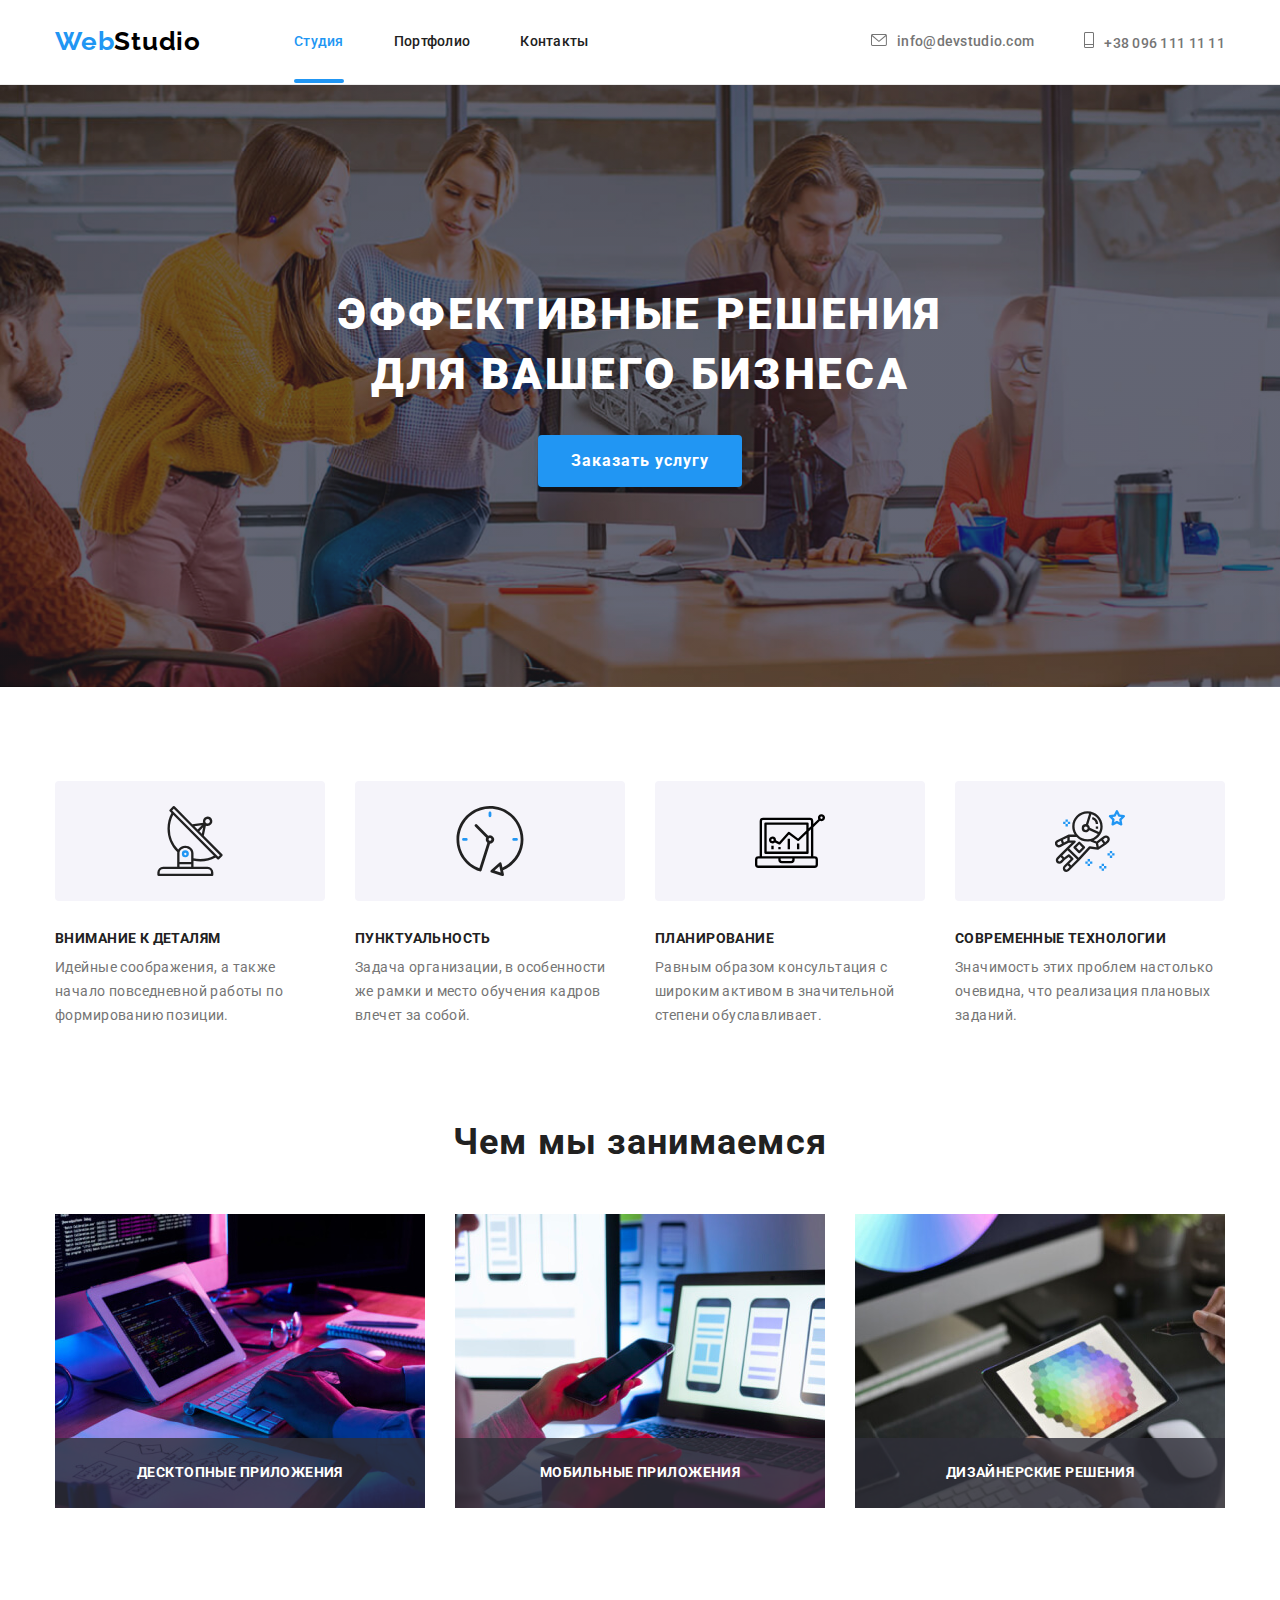
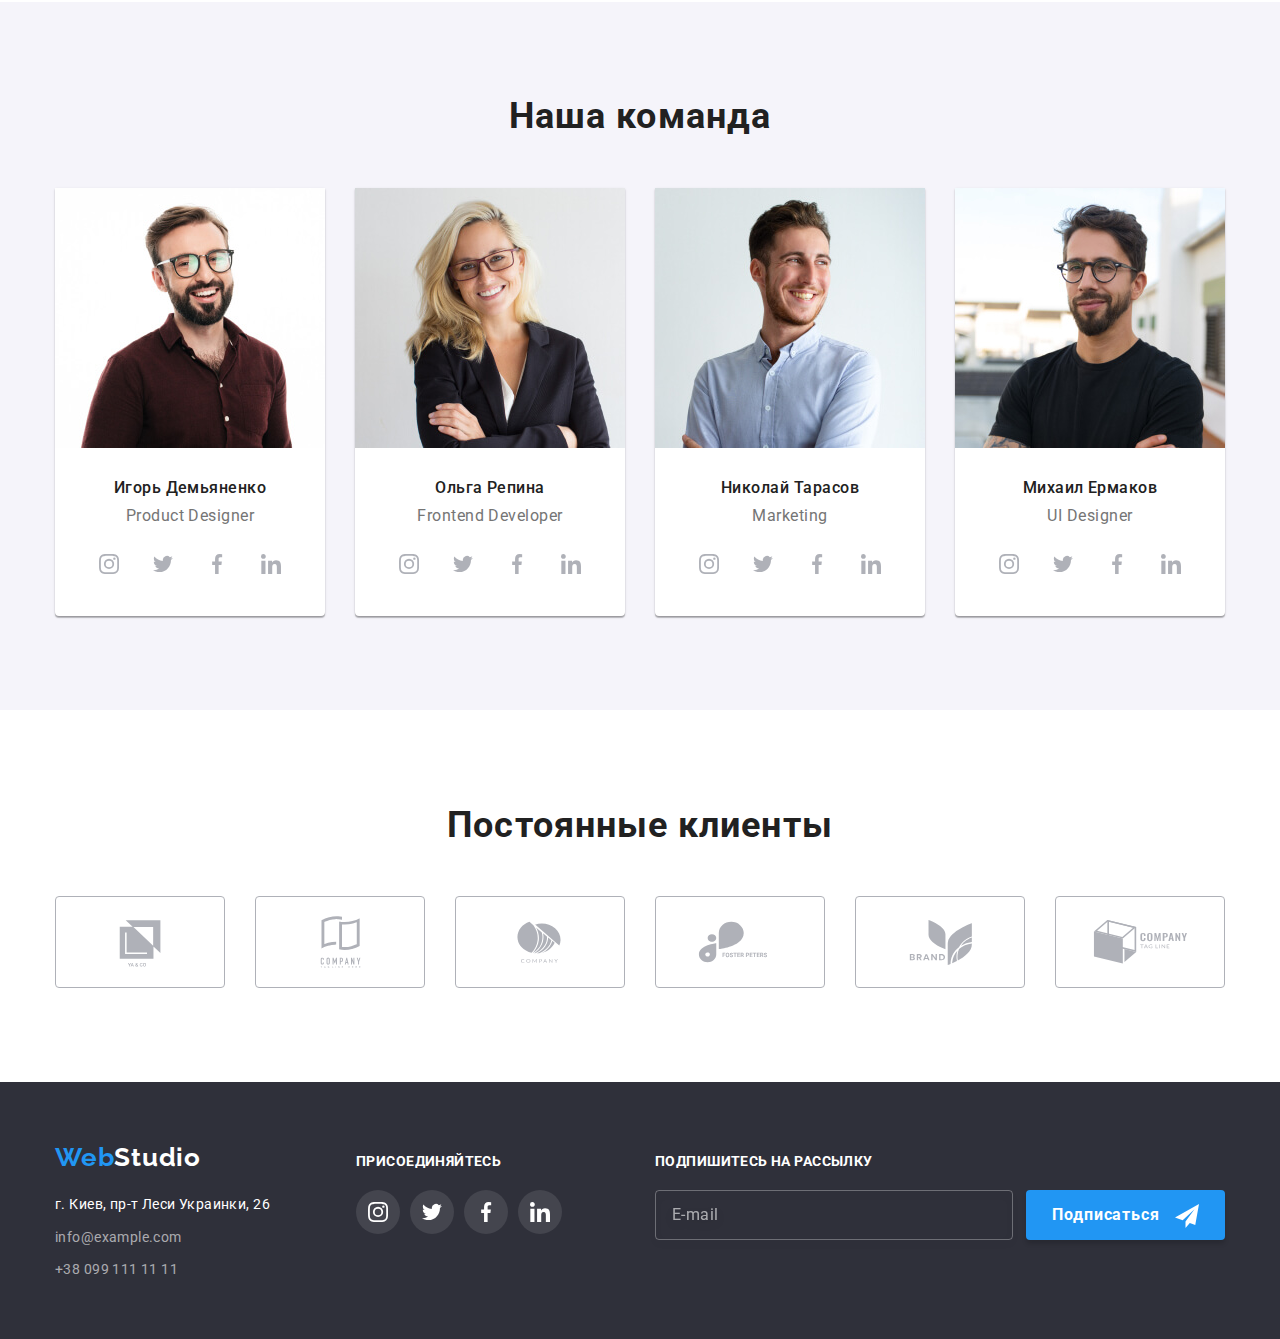
<file: index.html>
<!DOCTYPE html>
<html lang="ru">
  <head>
    <meta charset="UTF-8" />
    <meta http-equiv="X-UA-Compatible" content="IE=edge" />
    <meta name="viewport" content="width=device-width, initial-scale=1.0" />
    <title>Web Studio Главная</title>
    <link
      rel="stylesheet"
      href="https://cdnjs.cloudflare.com/ajax/libs/modern-normalize/1.1.0/modern-normalize.min.css"
    />
    <link
      href="https://fonts.googleapis.com/css2?family=Raleway:wght@700&family=Roboto:wght@400;500;700;900&display=swap"
      rel="stylesheet"
    />
    <link rel="stylesheet" href="./css/styles.css" />
  </head>

  <body class="page">
    <!-- Header -->
    <header class="page-header">
      <div class="container">
        <nav class="header-nav">
          <a href="./index.html" class="logo"
            ><span class="logo-web">Web</span>Studio</a
          >
          <ul class="site-nav list">
            <li class="item">
              <!-- <div class="this-page"> -->
              <a href="./index.html" class="link current">Студия</a>
              <!-- </div> -->
            </li>
            <li class="item">
              <a href="./portfolio.html" class="link">Портфолио</a>
            </li>
            <li class="item"><a href="" class="link">Контакты</a></li>
          </ul>
        </nav>

        <ul class="auth-nav list">
          <li class="item">
            <a href="mailto:info@devstudio.com" class="link">
              <svg class="mail-icon" width="16" height="12">
                <use href="./images/symbol-defs.svg#icon-mail"></use></svg
              >info@devstudio.com</a
            >
          </li>
          <li class="item">
            <a href="tel:+380961111111" class="link"
              ><svg class="phone-icon" width="10" height="16">
                <use href="./images/symbol-defs.svg#icon-phone"></use></svg
              >+38 096 111 11 11</a
            >
          </li>
        </ul>
      </div>
    </header>

    <main>
      <!-- Шапка -->
      <section class="section-page section">
        <div class="container">
          <h1 class="page-title">
            Эффективные решения <br />
            для вашего бизнеса
          </h1>
          <button type="button" class="btn" data-modal-open>
            Заказать услугу
          </button>
        </div>
      </section>

      <!-- Особенности -->
      <section class="features section">
        <div class="container">
          <h2 class="hidden">Особенности</h2>
          <ul class="features-list">
            <li class="features-item">
              <div class="icon">
                <svg class="features-icon" width="70" height="70">
                  <use href="./images/symbol-defs.svg#icon-antenna"></use>
                </svg>
              </div>
              <h3 class="feature-title">Внимание к деталям</h3>
              <p class="feature-text">
                Идейные соображения, а также начало повседневной работы по
                формированию позиции.
              </p>
            </li>
            <li class="features-item">
              <div class="icon">
                <svg class="features-icon" width="70" height="70">
                  <use href="./images/symbol-defs.svg#icon-clock"></use>
                </svg>
              </div>
              <h3 class="feature-title">Пунктуальность</h3>
              <p class="feature-text">
                Задача организации, в особенности же рамки и место обучения
                кадров влечет за собой.
              </p>
            </li>
            <li class="features-item">
              <div class="icon">
                <svg class="features-icon" width="70" height="70">
                  <use href="./images/symbol-defs.svg#icon-diagram"></use>
                </svg>
              </div>
              <h3 class="feature-title">Планирование</h3>
              <p class="feature-text">
                Равным образом консультация с широким активом в значительной
                степени обуславливает.
              </p>
            </li>
            <li class="features-item">
              <div class="icon">
                <svg class="features-icon" width="70" height="70">
                  <use href="./images/symbol-defs.svg#icon-astronaut"></use>
                </svg>
              </div>
              <h3 class="feature-title">Современные технологии</h3>
              <p class="feature-text">
                Значимость этих проблем настолько очевидна, что реализация
                плановых заданий.
              </p>
            </li>
          </ul>
        </div>
      </section>

      <!-- Чем мы занимаемся -->
      <section class="work section">
        <div class="container">
          <h2 class="section-title">Чем мы занимаемся</h2>
          <ul class="work-list">
            <li class="work-item">
              <img
                src="./images/box1.jpg"
                alt="пишем код"
                width="370"
                height="294"
              />
              <div class="work-text">
                <p>Десктопные приложения</p>
              </div>
            </li>
            <li class="work-item">
              <img
                src="./images/box2.jpg"
                alt="сидим в телефоне"
                width="370"
                height="294"
              />
              <div class="work-text">
                <p>Мобильные приложения</p>
              </div>
            </li>
            <li class="work-item">
              <img
                src="./images/box3.jpg"
                alt="рисуем"
                width="370"
                height="294"
              />
              <div class="work-text">
                <p>Дизайнерские решения</p>
              </div>
            </li>
          </ul>
        </div>
      </section>

      <!-- Наша команда -->
      <section class="team section">
        <div class="container">
          <h2 class="section-title">Наша команда</h2>
          <ul class="team-list">
            <li class="team-item">
              <img
                src="./images/igor.jpg"
                alt="Игорь Демьяненко"
                width="270"
                height="260"
              />
              <h3 class="team-title">Игорь Демьяненко</h3>
              <p class="team-text">Product Designer</p>
              <ul class="social-links">
                <li class="social-network">
                  <a class="social-network-link" href=""
                    ><svg class="social-icon" width="20" height="20">
                      <use
                        href="./images/symbol-defs.svg#icon-instagram"
                      ></use></svg
                  ></a>
                </li>
                <li class="social-network">
                  <a class="social-network-link" href=""
                    ><svg class="social-icon" width="20" height="20">
                      <use
                        href="./images/symbol-defs.svg#icon-twitter"
                      ></use></svg
                  ></a>
                </li>
                <li class="social-network">
                  <a class="social-network-link" href=""
                    ><svg class="social-icon" width="20" height="20">
                      <use
                        href="./images/symbol-defs.svg#icon-facebook"
                      ></use></svg
                  ></a>
                </li>
                <li class="social-network">
                  <a class="social-network-link" href=""
                    ><svg class="social-icon" width="20" height="20">
                      <use
                        href="./images/symbol-defs.svg#icon-linkedin"
                      ></use></svg
                  ></a>
                </li>
              </ul>
            </li>
            <li class="team-item">
              <img
                src="./images/olga.jpg"
                alt="Ольга Репина"
                width="270"
                height="260"
              />
              <h3 class="team-title">Ольга Репина</h3>
              <p class="team-text">Frontend Developer</p>
              <ul class="social-links">
                <li class="social-network">
                  <a class="social-network-link" href=""
                    ><svg class="social-icon" width="20" height="20">
                      <use
                        href="./images/symbol-defs.svg#icon-instagram"
                      ></use></svg
                  ></a>
                </li>
                <li class="social-network">
                  <a class="social-network-link" href=""
                    ><svg class="social-icon" width="20" height="20">
                      <use
                        href="./images/symbol-defs.svg#icon-twitter"
                      ></use></svg
                  ></a>
                </li>
                <li class="social-network">
                  <a class="social-network-link" href=""
                    ><svg class="social-icon" width="20" height="20">
                      <use
                        href="./images/symbol-defs.svg#icon-facebook"
                      ></use></svg
                  ></a>
                </li>
                <li class="social-network">
                  <a class="social-network-link" href=""
                    ><svg class="social-icon" width="20" height="20">
                      <use
                        href="./images/symbol-defs.svg#icon-linkedin"
                      ></use></svg
                  ></a>
                </li>
              </ul>
            </li>
            <li class="team-item">
              <img
                src="./images/nikolay.jpg"
                alt="Николай Тарасов"
                width="270"
                height="260"
              />
              <h3 class="team-title">Николай Тарасов</h3>
              <p class="team-text">Marketing</p>
              <ul class="social-links">
                <li class="social-network">
                  <a class="social-network-link" href=""
                    ><svg class="social-icon" width="20" height="20">
                      <use
                        href="./images/symbol-defs.svg#icon-instagram"
                      ></use></svg
                  ></a>
                </li>
                <li class="social-network">
                  <a class="social-network-link" href=""
                    ><svg class="social-icon" width="20" height="20">
                      <use
                        href="./images/symbol-defs.svg#icon-twitter"
                      ></use></svg
                  ></a>
                </li>
                <li class="social-network">
                  <a class="social-network-link" href=""
                    ><svg class="social-icon" width="20" height="20">
                      <use
                        href="./images/symbol-defs.svg#icon-facebook"
                      ></use></svg
                  ></a>
                </li>
                <li class="social-network">
                  <a class="social-network-link" href=""
                    ><svg class="social-icon" width="20" height="20">
                      <use
                        href="./images/symbol-defs.svg#icon-linkedin"
                      ></use></svg
                  ></a>
                </li>
              </ul>
            </li>
            <li class="team-item">
              <img
                src="./images/mihail.jpg"
                alt="Михаил Ермаков"
                width="270"
                height="260"
              />
              <h3 class="team-title">Михаил Ермаков</h3>
              <p class="team-text">UI Designer</p>
              <ul class="social-links">
                <li class="social-network">
                  <a class="social-network-link" href=""
                    ><svg class="social-icon" width="20" height="20">
                      <use
                        href="./images/symbol-defs.svg#icon-instagram"
                      ></use></svg
                  ></a>
                </li>
                <li class="social-network">
                  <a class="social-network-link" href=""
                    ><svg class="social-icon" width="20" height="20">
                      <use
                        href="./images/symbol-defs.svg#icon-twitter"
                      ></use></svg
                  ></a>
                </li>
                <li class="social-network">
                  <a class="social-network-link" href=""
                    ><svg class="social-icon" width="20" height="20">
                      <use
                        href="./images/symbol-defs.svg#icon-facebook"
                      ></use></svg
                  ></a>
                </li>
                <li class="social-network">
                  <a class="social-network-link" href=""
                    ><svg class="social-icon" width="20" height="20">
                      <use
                        href="./images/symbol-defs.svg#icon-linkedin"
                      ></use></svg
                  ></a>
                </li>
              </ul>
            </li>
          </ul>
        </div>
      </section>

      <!-- Постоянные клиенты -->
      <section class="client-section section">
        <h2 class="client-title">Постоянные клиенты</h2>
        <div class="container">
          <ul class="client-list">
            <li class="client-item">
              <a class="client-link" href=""
                ><svg class="client-icon" width="106" height="60">
                  <use href="./images/symbol-defs.svg#icon-company1"></use></svg
              ></a>
            </li>
            <li class="client-item">
              <a class="client-link" href=""
                ><svg class="client-icon" width="106" height="60">
                  <use href="./images/symbol-defs.svg#icon-company2"></use></svg
              ></a>
            </li>
            <li class="client-item">
              <a class="client-link" href=""
                ><svg class="client-icon" width="106" height="60">
                  <use href="./images/symbol-defs.svg#icon-company3"></use></svg
              ></a>
            </li>
            <li class="client-item">
              <a class="client-link" href=""
                ><svg class="client-icon" width="106" height="60">
                  <use href="./images/symbol-defs.svg#icon-company4"></use></svg
              ></a>
            </li>
            <li class="client-item">
              <a class="client-link" href=""
                ><svg class="client-icon" width="106" height="60">
                  <use href="./images/symbol-defs.svg#icon-company5"></use></svg
              ></a>
            </li>
            <li class="client-item">
              <a class="client-link" href=""
                ><svg class="client-icon" width="106" height="60">
                  <use href="./images/symbol-defs.svg#icon-company6"></use></svg
              ></a>
            </li>
          </ul>
        </div>
      </section>
    </main>

    <!-- Подвал -->
    <footer class="footer">
      <div class="container">
        <div class="footer-adress">
          <div class="footer-adress-flex">
            <a href="./index.html" class="footer-logo"
              ><span class="footer-web">Web</span>Studio</a
            >
            <address>
              <ul class="adress list">
                <li class="footer-item">
                  <a
                    href="https://goo.gl/maps/uQ3FQytNNfjHDWSS6"
                    class="adress-link"
                    target="_blank"
                    >г. Киев, пр-т Леси Украинки, 26</a
                  >
                </li>
                <li class="footer-item">
                  <a href="mailto:info@example.com" class="contact-link"
                    >info@example.com
                  </a>
                </li>
                <li class="footer-item">
                  <a href="tel:+380991111111" class="contact-link"
                    >+38 099 111 11 11</a
                  >
                </li>
              </ul>
            </address>
          </div>
          <!-- Соцсети -->
          <div class="footer-social-network">
            <p class="footer-social-text">Присоединяйтесь</p>
            <ul class="footer-social-list">
              <li class="footer-social-item">
                <a class="footer-social-link" href=""
                  ><svg class="footer-social-icon" width="20" height="20">
                    <use
                      href="./images/symbol-defs.svg#icon-instagram"
                    ></use></svg
                ></a>
              </li>
              <li class="footer-social-item">
                <a class="footer-social-link" href=""
                  ><svg class="footer-social-icon" width="20" height="20">
                    <use
                      href="./images/symbol-defs.svg#icon-twitter"
                    ></use></svg
                ></a>
              </li>
              <li class="footer-social-item">
                <a class="footer-social-link" href=""
                  ><svg class="footer-social-icon" width="20" height="20">
                    <use
                      href="./images/symbol-defs.svg#icon-facebook"
                    ></use></svg
                ></a>
              </li>
              <li class="footer-social-item">
                <a class="footer-social-link" href=""
                  ><svg class="footer-social-icon" width="20" height="20">
                    <use
                      href="./images/symbol-defs.svg#icon-linkedin"
                    ></use></svg
                ></a>
              </li>
            </ul>
          </div>
          <!-- Подписка -->
          <div class="footer-subscription">
            <p class="footer-subscription-text">Подпишитесь на рассылку</p>
            <form class="footer-subscription-form" name="subscription_form">
              <label>
                <input
                  class="footer-subscription-email"
                  type="email"
                  name="email"
                  placeholder="E-mail"
                />
              </label>
              <button class="footer-subscription-btn button" type="submit">
                Подписаться
                <svg class="icon-subscribe" width="24" height="24">
                  <use
                    href="./images/modalka-icons.svg#icon-icon-subscribe"
                  ></use>
                </svg>
              </button>
            </form>
          </div>
        </div>
      </div>
    </footer>
    <!-- Модальное окно -->
    <div class="backdrop is-hidden" data-modal>
      <div class="modal">
        <button type="button" class="modal-btn" data-modal-close>
          <svg class="close-button" width="11" height="11">
            <use href="./images/symbol-defs-modal.svg#icon-modal-close"></use>
          </svg>
        </button>
        <!-- Контент модального окна -->
        <div class="modal-content">
          <h2 class="modal-content-title">
            Оставьте свои данные, мы вам перезвоним
          </h2>
          <form class="form-modal" name="signup_form">
            <label class="form-label">
              <span class="form-title">Имя</span>
              <div class="form-field">
                <input class="form-input" type="text" name="name" />
                <svg class="icon-input" width="18" height="18">
                  <use href="./images/modalka-icons.svg#icon-person"></use>
                </svg>
              </div>
            </label>
            <label class="form-label">
              <span class="form-title">Телефон</span>
              <div class="form-field">
                <input class="form-input" type="tel" name="phone" />
                <svg class="icon-input" width="18" height="18">
                  <use href="./images/modalka-icons.svg#icon-telephone"></use>
                </svg>
              </div>
            </label>
            <label class="form-label">
              <span class="form-title">Почта</span>
              <div class="form-field">
                <input class="form-input" type="email" name="email" />
                <svg class="icon-input" width="18" height="18">
                  <use href="./images/modalka-icons.svg#icon-email"></use>
                </svg>
              </div>
            </label>
            <label class="form-label comment">
              <span class="form-title">Комментарий</span>
              <div class="form-field">
                <textarea
                  class="form-input textarea"
                  name="comment"
                  placeholder="Введите текст"
                ></textarea>
              </div>
            </label>
            <label class="form-accept accept">
              <input
                class="checkbox visually-hidden"
                type="checkbox"
                name="accept"
              />
              <span class="fake">
                <svg class="checkbox-icon" width="16" height="15">
                  <use href="./images/modalka-icons.svg#icon-icon-check"></use>
                </svg>
              </span>

              <span class="agreement-form"
                >Соглашаюсь с рассылкой и принимаю
                <a class="agreement-link" href="">Условия договора</a></span
              >
            </label>
            <button class="form-button button" type="submit">Отправить</button>
          </form>
        </div>
      </div>
    </div>

    <!-- Скрипт для модального окна -->
    <script src="./js/modal.js"></script>
  </body>
</html>
</file>
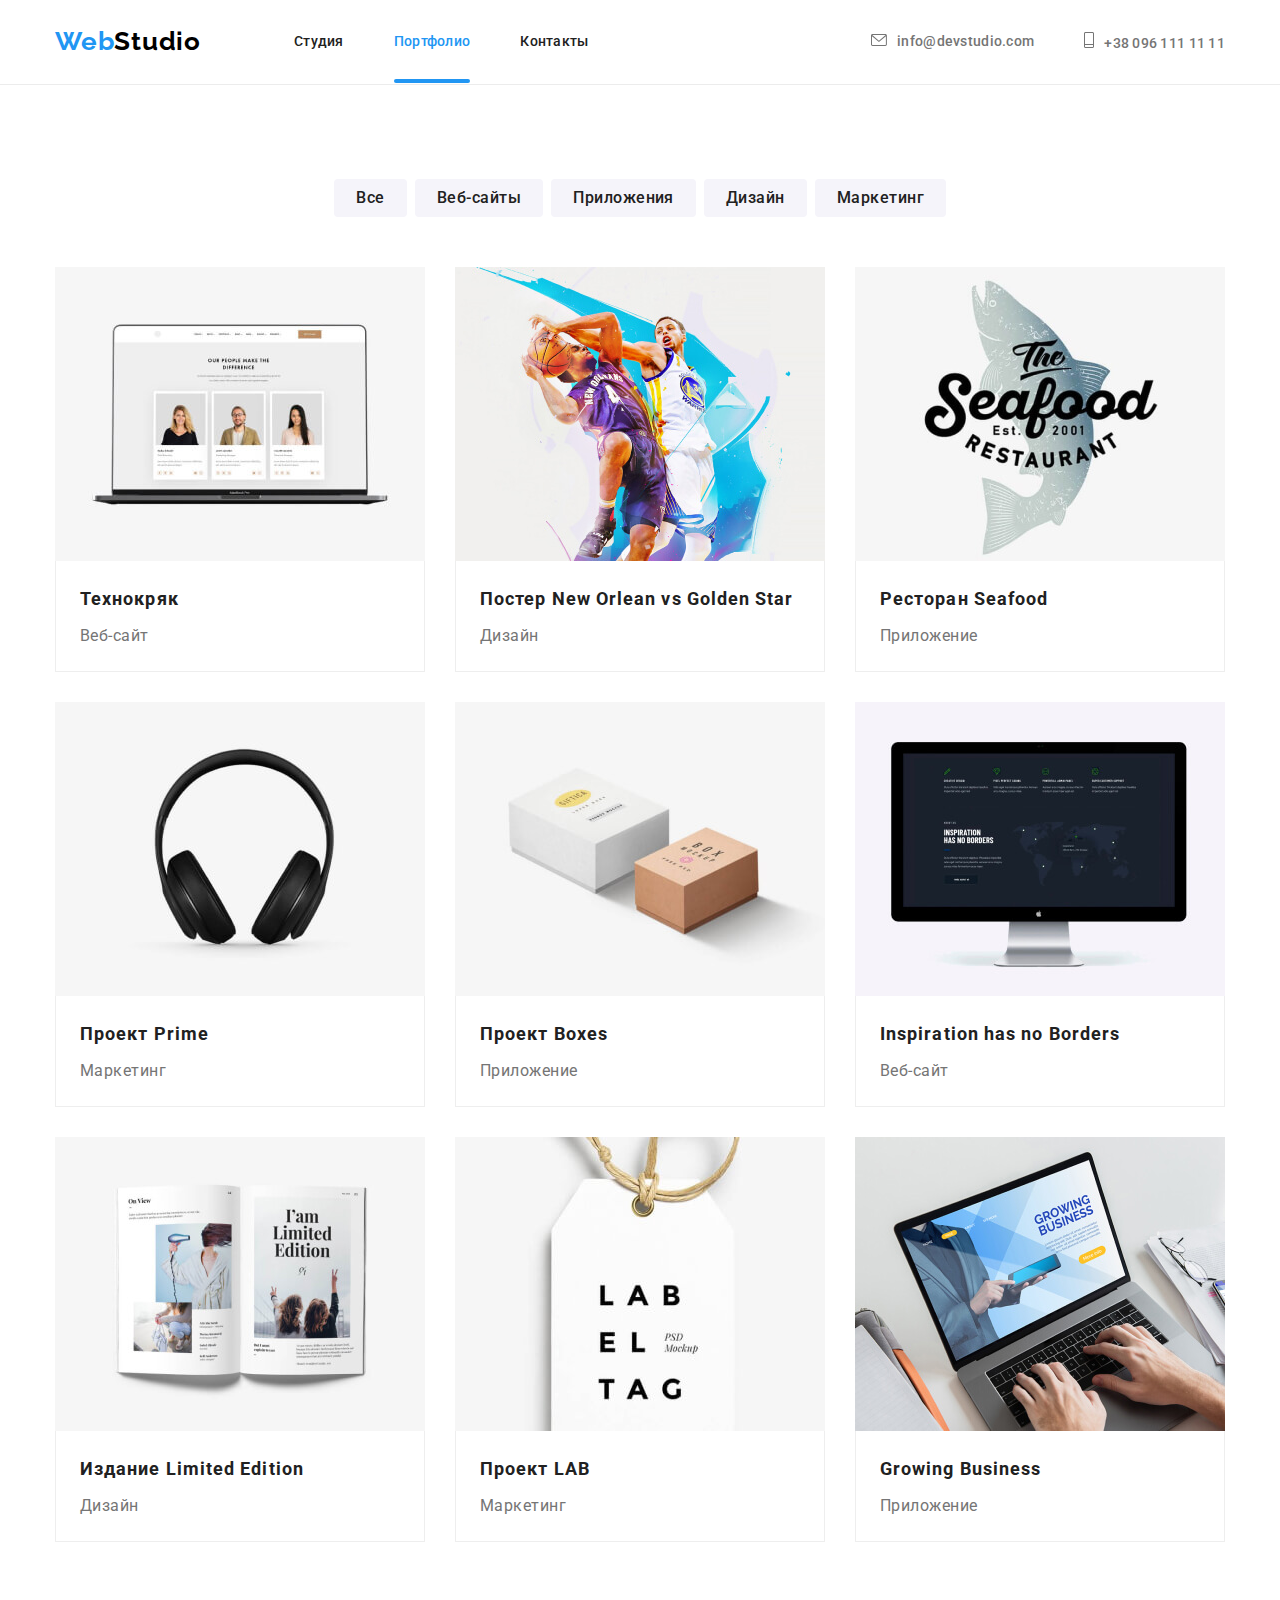
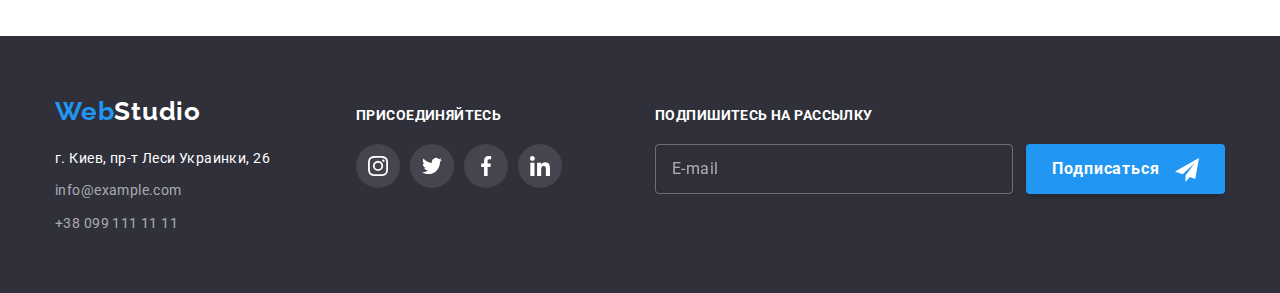
<file: portfolio.html>
<!DOCTYPE html>
<html lang="ru">
  <head>
    <meta charset="UTF-8" />
    <meta http-equiv="X-UA-Compatible" content="IE=edge" />
    <meta name="viewport" content="width=device-width, initial-scale=1.0" />
    <title>Web Studio Главная</title>
    <link
      rel="stylesheet"
      href="https://cdnjs.cloudflare.com/ajax/libs/modern-normalize/1.1.0/modern-normalize.min.css"
    />
    <link
      href="https://fonts.googleapis.com/css2?family=Raleway:wght@700&family=Roboto:wght@400;500;700;900&display=swap"
      rel="stylesheet"
    />
    <link rel="stylesheet" href="./css/styles.css" />
  </head>

  <body class="page">
    <!-- Header -->
    <header class="page-header">
      <div class="container">
        <nav class="header-nav">
          <a href="./index.html" class="logo"
            ><span class="logo-web">Web</span>Studio</a
          >
          <ul class="site-nav list">
            <li class="item">
              <a href="./index.html" class="link">Студия</a>
            </li>
            <li class="item">
              <a href="./portfolio.html" class="link current">Портфолио</a>
            </li>
            <li class="item"><a href="" class="link">Контакты</a></li>
          </ul>
        </nav>

        <ul class="auth-nav list">
          <li class="item">
            <a href="mailto:info@devstudio.com" class="link">
              <svg class="mail-icon" width="16" height="12">
                <use href="./images/symbol-defs.svg#icon-mail"></use></svg
              >info@devstudio.com</a
            >
          </li>
          <li class="item">
            <a href="tel:+380961111111" class="link"
              ><svg class="phone-icon" width="10" height="16">
                <use href="./images/symbol-defs.svg#icon-phone"></use></svg
              >+38 096 111 11 11</a
            >
          </li>
        </ul>
      </div>
    </header>

    <!-- Портфолио -->
    <main>
      <section class="portfolio section">
        <div class="container">
          <h1 class="hidden">Портфолио</h1>
          <!-- Фильтры -->
          <ul class="filters list">
            <li class="filter-item">
              <button type="button" class="filter-button">Все</button>
            </li>
            <li class="filter-item">
              <button type="button" class="filter-button">Веб-сайты</button>
            </li>
            <li class="filter-item">
              <button type="button" class="filter-button">Приложения</button>
            </li>
            <li class="filter-item">
              <button type="button" class="filter-button">Дизайн</button>
            </li>
            <li class="filter-item">
              <button type="button" class="filter-button">Маркетинг</button>
            </li>
          </ul>

          <!-- Проекты -->
          <ul class="portfolio-work list">
            <li class="portfolio-work-item">
              <a href="" class="portfolio-work-link">
                <div class="portfolio-description">
                  <img
                    src="./images/portfolio1.jpg"
                    alt="Технокряк"
                    width="370"
                    height="294"
                  />
                  <div class="portfolio-overlay">
                    <p class="overlay-text">
                      Ресурс предлагает комплексные предложения с разным уровнем
                      функционала и сервисов. Все это позволит посетителю
                      получить исчерпывающие сведения о компании или частном
                      лице.
                    </p>
                  </div>
                </div>
                <div class="portfolio-border">
                  <h2 class="portfolio-work-title">Технокряк</h2>
                  <p class="portfolio-work-text">Веб-сайт</p>
                </div></a
              >
            </li>
            <li class="portfolio-work-item">
              <a href="" class="portfolio-work-link">
                <div class="portfolio-description">
                  <img
                    src="./images/portfolio2.jpg"
                    alt="Постер"
                    width="370"
                    height="294"
                  />
                  <div class="portfolio-overlay">
                    <p class="overlay-text">
                      Ресурс предлагает комплексные предложения с разным уровнем
                      функционала и сервисов. Все это позволит посетителю
                      получить исчерпывающие сведения о компании или частном
                      лице.
                    </p>
                  </div>
                </div>
                <div class="portfolio-border">
                  <h2 class="portfolio-work-title">
                    Постер New Orlean vs Golden Star
                  </h2>
                  <p class="portfolio-work-text">Дизайн</p>
                </div></a
              >
            </li>
            <li class="portfolio-work-item">
              <a href="" class="portfolio-work-link">
                <div class="portfolio-description">
                  <img
                    src="./images/portfolio3.jpg"
                    alt="Ресторан Seafood"
                    width="370"
                    height="294"
                  />
                  <div class="portfolio-overlay">
                    <p class="overlay-text">
                      Ресурс предлагает комплексные предложения с разным уровнем
                      функционала и сервисов. Все это позволит посетителю
                      получить исчерпывающие сведения о компании или частном
                      лице.
                    </p>
                  </div>
                </div>
                <div class="portfolio-border">
                  <h2 class="portfolio-work-title">Ресторан Seafood</h2>
                  <p class="portfolio-work-text">Приложение</p>
                </div></a
              >
            </li>
            <li class="portfolio-work-item">
              <a href="" class="portfolio-work-link">
                <div class="portfolio-description">
                  <img
                    src="./images/portfolio4.jpg"
                    alt="Проект Prime"
                    width="370"
                    height="294"
                  />
                  <div class="portfolio-overlay">
                    <p class="overlay-text">
                      Ресурс предлагает комплексные предложения с разным уровнем
                      функционала и сервисов. Все это позволит посетителю
                      получить исчерпывающие сведения о компании или частном
                      лице.
                    </p>
                  </div>
                </div>
                <div class="portfolio-border">
                  <h2 class="portfolio-work-title">Проект Prime</h2>
                  <p class="portfolio-work-text">Маркетинг</p>
                </div></a
              >
            </li>
            <li class="portfolio-work-item">
              <a href="" class="portfolio-work-link">
                <div class="portfolio-description">
                  <img
                    src="./images/portfolio5.jpg"
                    alt="Проект Boxes"
                    width="370"
                    height="294"
                  />
                  <div class="portfolio-overlay">
                    <p class="overlay-text">
                      Ресурс предлагает комплексные предложения с разным уровнем
                      функционала и сервисов. Все это позволит посетителю
                      получить исчерпывающие сведения о компании или частном
                      лице.
                    </p>
                  </div>
                </div>
                <div class="portfolio-border">
                  <h2 class="portfolio-work-title">Проект Boxes</h2>
                  <p class="portfolio-work-text">Приложение</p>
                </div></a
              >
            </li>
            <li class="portfolio-work-item">
              <a href="" class="portfolio-work-link">
                <div class="portfolio-description">
                  <img
                    src="./images/portfolio6.jpg"
                    alt="Inspiration has no Borders"
                    width="370"
                    height="294"
                  />
                  <div class="portfolio-overlay">
                    <p class="overlay-text">
                      Ресурс предлагает комплексные предложения с разным уровнем
                      функционала и сервисов. Все это позволит посетителю
                      получить исчерпывающие сведения о компании или частном
                      лице.
                    </p>
                  </div>
                </div>
                <div class="portfolio-border">
                  <h2 class="portfolio-work-title">
                    Inspiration has no Borders
                  </h2>
                  <p class="portfolio-work-text">Веб-сайт</p>
                </div></a
              >
            </li>
            <li class="portfolio-work-item">
              <a href="" class="portfolio-work-link">
                <div class="portfolio-description">
                  <img
                    src="./images/portfolio7.jpg"
                    alt="Издание Limited Edition"
                    width="370"
                    height="294"
                  />
                  <div class="portfolio-overlay">
                    <p class="overlay-text">
                      Ресурс предлагает комплексные предложения с разным уровнем
                      функционала и сервисов. Все это позволит посетителю
                      получить исчерпывающие сведения о компании или частном
                      лице.
                    </p>
                  </div>
                </div>
                <div class="portfolio-border">
                  <h2 class="portfolio-work-title">Издание Limited Edition</h2>
                  <p class="portfolio-work-text">Дизайн</p>
                </div></a
              >
            </li>
            <li class="portfolio-work-item">
              <a href="" class="portfolio-work-link">
                <div class="portfolio-description">
                  <img
                    src="./images/portfolio8.jpg"
                    alt="Проект LAB"
                    width="370"
                    height="294"
                  />
                  <div class="portfolio-overlay">
                    <p class="overlay-text">
                      Ресурс предлагает комплексные предложения с разным уровнем
                      функционала и сервисов. Все это позволит посетителю
                      получить исчерпывающие сведения о компании или частном
                      лице.
                    </p>
                  </div>
                </div>
                <div class="portfolio-border">
                  <h2 class="portfolio-work-title">Проект LAB</h2>
                  <p class="portfolio-work-text">Маркетинг</p>
                </div></a
              >
            </li>
            <li class="portfolio-work-item">
              <a href="" class="portfolio-work-link">
                <div class="portfolio-description">
                  <img
                    src="./images/portfolio9.jpg"
                    alt="Growing Business"
                    width="370"
                    height="294"
                  />
                  <div class="portfolio-overlay">
                    <p class="overlay-text">
                      Ресурс предлагает комплексные предложения с разным уровнем
                      функционала и сервисов. Все это позволит посетителю
                      получить исчерпывающие сведения о компании или частном
                      лице.
                    </p>
                  </div>
                </div>
                <div class="portfolio-border">
                  <h2 class="portfolio-work-title">Growing Business</h2>
                  <p class="portfolio-work-text">Приложение</p>
                </div></a
              >
            </li>
          </ul>
        </div>
      </section>
    </main>

    <!-- Подвал -->
    <footer class="footer">
      <div class="container">
        <div class="footer-adress">
          <div class="footer-adress-flex">
            <a href="./index.html" class="footer-logo"
              ><span class="footer-web">Web</span>Studio</a
            >
            <address>
              <ul class="adress list">
                <li class="footer-item">
                  <a
                    href="https://goo.gl/maps/uQ3FQytNNfjHDWSS6"
                    class="adress-link"
                    target="_blank"
                    >г. Киев, пр-т Леси Украинки, 26</a
                  >
                </li>
                <li class="footer-item">
                  <a href="mailto:info@example.com" class="contact-link"
                    >info@example.com
                  </a>
                </li>
                <li class="footer-item">
                  <a href="tel:+380991111111" class="contact-link"
                    >+38 099 111 11 11</a
                  >
                </li>
              </ul>
            </address>
          </div>

          <div class="footer-social-network">
            <p class="footer-social-text">Присоединяйтесь</p>
            <ul class="footer-social-list">
              <li class="footer-social-item">
                <a class="footer-social-link" href=""
                  ><svg class="footer-social-icon" width="20" height="20">
                    <use
                      href="./images/symbol-defs.svg#icon-instagram"
                    ></use></svg
                ></a>
              </li>
              <li class="footer-social-item">
                <a class="footer-social-link" href=""
                  ><svg class="footer-social-icon" width="20" height="20">
                    <use
                      href="./images/symbol-defs.svg#icon-twitter"
                    ></use></svg
                ></a>
              </li>
              <li class="footer-social-item">
                <a class="footer-social-link" href=""
                  ><svg class="footer-social-icon" width="20" height="20">
                    <use
                      href="./images/symbol-defs.svg#icon-facebook"
                    ></use></svg
                ></a>
              </li>
              <li class="footer-social-item">
                <a class="footer-social-link" href=""
                  ><svg class="footer-social-icon" width="20" height="20">
                    <use
                      href="./images/symbol-defs.svg#icon-linkedin"
                    ></use></svg
                ></a>
              </li>
            </ul>
          </div>
          <!-- Подписка -->
          <div class="footer-subscription">
            <p class="footer-subscription-text">Подпишитесь на рассылку</p>
            <form class="footer-subscription-form" name="subscription_form">
              <label>
                <input
                  class="footer-subscription-email"
                  type="email"
                  name="email"
                  placeholder="E-mail"
                />
              </label>
              <button class="footer-subscription-btn button" type="submit">
                Подписаться
                <svg class="icon-subscribe" width="24" height="24">
                  <use
                    href="./images/modalka-icons.svg#icon-icon-subscribe"
                  ></use>
                </svg>
              </button>
            </form>
          </div>
        </div>
      </div>
    </footer>
  </body>
</html>
</file>
<file: css/styles.css>
:root {
  --primery-text-color: #212121;
  --title-text-color: #757575;
  --accent-text: #2196f3;
  --primary-white-color: #ffffff;
  --secondary-bc-color: #2f303a;
  --bc-color-team-and-filter: #f5f4fa;
  --border-color: #eeeeee;
  --border-bottom-header-color: #ececec;
  --contact-link-footer: rgba(255, 255, 255, 0.6);
  --color-web-studio: #000000;
}

/* Глобальный сброс margin and padding */
h1,
h2,
h3,
h4,
h5,
h6,
ul,
p {
  padding: 0;
  margin: 0;
}

/* Убираем точки рядом со списками */
ul {
  list-style: none;
}

img {
  display: block;
  max-width: 100%;
  height: auto;
}

a {
  text-decoration: none;
}

.page {
  font-family: "Roboto", sans-serif;
  background-color: var(--primary-white-color);
  color: var(--primery-text-color);
}

.container {
  width: 1200px;
  padding-left: 15px;
  padding-right: 15px;
  margin-left: auto;
  margin-right: auto;
}

.page-header {
  border-bottom: 1px solid var(--border-bottom-header-color);
}

.page-header .container {
  display: flex;
  justify-content: space-between;
}

.list {
  list-style: none;
}

.section {
  padding-top: 94px;
  padding-bottom: 94px;
}

/* Лого сайта*/
.logo {
  padding-top: 24px;
  padding-bottom: 25px;
  margin-right: 93px;
  align-items: center;

  font-family: "Raleway";
  font-weight: 700;
  font-size: 26px;
  line-height: 1.19;
  letter-spacing: 0.03em;
  color: var(--color-web-studio);
  text-decoration: none;
  text-align: center;
}

.logo-web {
  color: var(--accent-text);
}

/* Навигация сайта */
.link {
  font-weight: 500;
  font-size: 14px;
  line-height: 1.14;
  letter-spacing: 0.02em;
  text-decoration: none;
}

.site-nav {
  display: flex;
}

.site-nav .link {
  color: var(--primery-text-color);
}

.site-nav .link:hover,
.site-nav .link:focus {
  color: var(--accent-text);
  fill: var(--accent-text);
}

.site-nav .link.current {
  color: var(--accent-text);
}

/* .this-page {
  position: relative;
  display: block;
} */
.site-nav .item {
  position: relative;
}

.link.current::after {
  /* display: inline-block; */
  content: "";
  position: absolute;
  background-color: var(--accent-text);
  bottom: -1px;
  left: 0px;
  width: 100%;
  height: 4px;
  border-radius: 2px;
}

/* Auth-nav */
.auth-nav .link {
  color: var(--title-text-color);
  fill: var(--title-text-color);
}

.auth-nav {
  margin-left: auto;
}

.auth-nav .link:hover,
.auth-nav .link:focus {
  color: var(--accent-text);
  fill: var(--accent-text);
}

.header-nav,
.auth-nav {
  display: flex;
  align-items: center;
}

.site-nav .link,
.auth-nav .link {
  display: block;
  padding-top: 32px;
  padding-bottom: 32px;
  transition: color 250ms cubic-bezier(0.4, 0, 0.2, 1);
}

.site-nav .item:not(:last-child),
.auth-nav .item:not(:last-child) {
  margin-right: 50px;
}

.mail-icon {
  margin-right: 10px;
  content: "";
  height: 100%;
  background-size: contain;
  align-items: center;
  justify-content: center;
}

.phone-icon {
  margin-right: 10px;
  content: "";
  height: 100%;
  background-size: contain;
  align-items: center;
  justify-content: center;
}

/* Шапка */
.section-page {
  min-height: 600px;
  padding-top: 200px;
  padding-bottom: 200px;
  margin-left: auto;
  margin-right: auto;
  display: flex;
  align-items: center;

  background-image: linear-gradient(rgba(47, 48, 58, 0.4),
      rgba(47, 48, 58, 0.4)),
    url("../images/hero.jpg");
  background-size: cover;
  background-repeat: no-repeat;
  background-position: center;

  background-color: var(--secondary-bc-color);
  text-align: center;
}

/* .section-page.section {
  padding-top: 0;
  padding-bottom: 0;
  display: flex;
  align-items: center;
} */

.page-title {
  margin-bottom: 30px;
  margin-left: auto;
  margin-right: auto;
  max-width: 696px;
  font-weight: 900;
  font-size: 44px;
  line-height: 1.36;
  text-align: center;
  letter-spacing: 0.06em;
  text-transform: uppercase;
  color: var(--primary-white-color);
}

/* Кнопка */
button {
  font-family: inherit;
  cursor: pointer;
}

.btn {
  padding: 10px 32px;
  display: inline-block;
  border: 1px solid transparent;
  border-radius: 4px;
  align-items: center;

  font-weight: 700;
  font-size: 16px;
  line-height: 1.87;
  text-align: center;
  letter-spacing: 0.06em;
  color: var(--primary-white-color);
  background-color: var(--accent-text);
  box-shadow: 0px 4px 4px rgba(0, 0, 0, 0.15);

  transition: background-color 250ms cubic-bezier(0.4, 0, 0.2, 1),
    color 250ms cubic-bezier(0.4, 0, 0.2, 1),
    box-shadow 250ms cubic-bezier(0.4, 0, 0.2, 1);
}

.btn:hover,
.btn:focus {
  background-color: var(--primary-white-color);
  color: var(--accent-text);
}

/* Modal */

.backdrop {
  position: fixed;
  width: 100vw;
  height: 100vh;

  background-color: rgba(0, 0, 0, 0.2);
  visibility: visible;

  top: 0;
  left: 0;
  transform: scale(1);
  transition: opacity 250ms cubic-bezier(0.4, 0, 0.2, 1),
    visibility 250ms cubic-bezier(0.4, 0, 0.2, 1);
}

.backdrop.is-hidden {
  visibility: hidden;
  opacity: 0;
  pointer-events: none;
}

.backdrop.is-hidden .modal {
  transform: translate(-50%, -50%) scale(0);
}

.modal {
  position: absolute;
  left: 50%;
  top: 50%;
  transform: translate(-50%, -50%) scale(1);
  max-width: 528px;
  max-height: 581px;
  padding: 40px;
  background-color: var(--primary-white-color);
  box-shadow: 0px 1px 3px rgba(0, 0, 0, 0.12), 0px 1px 1px rgba(0, 0, 0, 0.14),
    0px 2px 1px rgba(0, 0, 0, 0.2);
  border-radius: 4px;
  transition: opacity 250ms cubic-bezier(0.4, 0, 0.2, 1),
    transform 250ms cubic-bezier(0.4, 0, 0.2, 1);
}

.modal-btn {
  position: absolute;
  display: flex;
  width: 30px;
  height: 30px;
  align-items: center;
  justify-content: center;
  border: 1px solid rgba(0, 0, 0, 0.1);
  border-radius: 50%;
  padding: 0;
  background-color: transparent;
  right: 8px;
  top: 8px;
  cursor: pointer;
}

.close-button {
  display: block;
  width: 18px;
  height: 18px;
}

.close-button:hover,
.close-button:focus {
  fill: var(--accent-text);
}

/* Контент модального окна */
.visually-hidden {
  position: absolute;
  white-space: nowrap;
  width: 1px;
  height: 1px;
  overflow: hidden;
  border: 0;
  padding: 0;
  clip: rect(0 0 0 0);
  clip-path: inset(50%);
  margin: -1px;
}

.modal-content-title {
  font-weight: 700;
  font-size: 20px;
  line-height: 1.15;
  text-align: center;
  letter-spacing: 0.03em;
  color: var(--primery-text-color);
  margin-bottom: 12px;
}

.form-title {
  display: block;
  margin-bottom: 4px;
  font-weight: 400;
  font-size: 12px;
  line-height: 1.16;
  letter-spacing: 0.01em;
  color: var(--title-text-color);
}

.form-label {
  position: relative;
  display: block;
  margin-bottom: 10px;
  font-size: 14px;
}

.form-field {
  position: relative;
}

.form-field .form-input {
  width: 100%;
  height: 40px;
  color: inherit;
  border: 1px solid rgba(33, 33, 33, 0.2);
  border-radius: 4px;
  outline: none;
  padding-left: 42px;
}

.form-input:hover,
.form-input:focus {
  border-color: var(--accent-text);
}

.form-input:hover+.icon-input,
.form-input:focus+.icon-input {
  fill: var(--accent-text);
}

.icon-input {
  position: absolute;
  top: 50%;
  left: 12px;
  transform: translateY(-50%);
  fill: #212121;
}

.form-input.textarea {
  padding: 12px 16px;
}

.textarea {
  min-height: 120px;
  padding: 12px 16px;
  resize: none;
}

.form-label.comment {
  margin-bottom: 20px;
}

.textarea::placeholder {
  font-weight: 400;
  font-size: 12px;
  line-height: 1.16;
  letter-spacing: 0.01em;
  color: rgba(117, 117, 117, 0.5);
}

.agreement-form {
  font-weight: 400;
  font-size: 14px;
  line-height: 1.71;
  color: #757575;
  margin-left: 4px;
  /* margin-right: 4px; */
}

.form-accept {
  position: relative;
  display: block;
  margin-left: 15px;
}

.agreement-link {
  font-weight: 400;
  font-size: 14px;
  line-height: 1.71;
  color: var(--accent-text);
  text-decoration: underline;
}

.form-button {
  display: flex;
  align-items: center;
  justify-content: center;

  width: 200px;
  height: 50px;
  background-color: #2196f3;
  box-shadow: 0px 4px 4px rgba(0, 0, 0, 0.15);
  border-radius: 4px;
  border: 1px solid transparent;
  margin: 0 auto;
  padding: 10px 55px;
  font-weight: 700;
  font-size: 16px;
  line-height: 1.87;
  align-items: center;
  text-align: center;
  letter-spacing: 0.06em;
  color: var(--primary-white-color);
  margin-top: 30px;
  transition: background-color 250ms cubic-bezier(0.4, 0, 0.2, 1);
}

.form-button:hover,
.form-button:focus {
  background-color: #188ce8;
}

.fake {
  display: inline-flex;
  width: 16px;
  height: 15px;
  background-color: var(--primary-white-color);
  border: 2px solid var(--color-web-studio);
  border-radius: 2px;
  justify-content: center;
  align-items: center;
  transition: background-color 250ms cubic-bezier(0.4, 0, 0.2, 1),
    border 250ms cubic-bezier(0.4, 0, 0.2, 1);
}

.checkbox:checked+.fake {
  background-color: var(--accent-text);
  border: 2px solid var(--accent-text);
}

.checkbox-icon {
  fill: var(--primary-white-color);
  border-radius: 2px;
  transition: background-color 250ms cubic-bezier(0.4, 0, 0.2, 1),
    fill 250ms cubic-bezier(0.4, 0, 0.2, 1);
}

.checkbox:checked+.checkbox-icon {
  background-color: var(--accent-text);
  border-color: var(--accent-text);
  fill: var(--primary-white-color);
  border-width: 2px;
}

/* Особенности */
.features {
  padding-bottom: 0;
}

.hidden {
  /* display: none; */
  position: absolute;
  white-space: nowrap;
  width: 1px;
  height: 1px;
  overflow: hidden;
  border: 0;
  padding: 0;
  clip: rect(0 0 0 0);
  clip-path: inset(50%);
  margin: -1px;
}

.features-list {
  display: flex;
}

.features-item {
  max-width: 270px;
}

.features-item:not(:last-child) {
  margin-right: 30px;
}

.feature-title {
  margin-bottom: 10px;

  font-weight: 700;
  font-size: 14px;
  line-height: 1.14;
  letter-spacing: 0.03em;
  text-transform: uppercase;
  color: var(--primery-text-color);
}

.feature-text {
  font-weight: 400;
  font-size: 14px;
  line-height: 1.71;
  letter-spacing: 0.03em;
  color: var(--title-text-color);
}

.icon {
  display: flex;
  align-items: center;
  justify-content: center;
  width: 270px;
  height: 120px;
  background-color: #f5f4fa;
  margin-bottom: 30px;
  border-radius: 4px;
}

/* Чем мы занимаемся */
.work {
  align-items: center;
}

.work-list {
  display: flex;
  justify-content: space-around;
}

.work-item:not(:last-child) {
  margin-right: 30px;
}

.section-title {
  margin-bottom: 50px;

  font-weight: 700;
  font-size: 36px;
  line-height: 1.16;
  text-align: center;
  letter-spacing: 0.03em;
  color: var(--primery-text-color);
}

.work-item {
  position: relative;
}

.work-text {
  position: absolute;
  display: flex;
  align-items: center;
  justify-content: center;
  padding-top: 27px;
  padding-bottom: 27px;

  left: 0;
  bottom: 0;

  width: 100%;
  height: 70px;

  font-weight: 700;
  font-size: 14px;
  line-height: 1.14;
  text-align: center;
  letter-spacing: 0.03em;
  text-transform: uppercase;
  color: var(--primary-white-color);
  background: rgba(47, 48, 58, 0.8);
}

/* Команда */
.team {
  background-color: var(--bc-color-team-and-filter);
}

.team-list {
  display: flex;
}

.team-item:not(:last-child) {
  margin-right: 30px;
}

.team-item {
  padding-bottom: 30px;
  background-color: var(--primary-white-color);
  box-shadow: 0px 1px 3px rgba(0, 0, 0, 0.12), 0px 1px 1px rgba(0, 0, 0, 0.14),
    0px 2px 1px rgba(0, 0, 0, 0.2);
  border-radius: 0px 0px 4px 4px;
}

.team-title {
  margin-top: 30px;
  margin-bottom: 10px;

  font-weight: 500;
  font-size: 16px;
  line-height: 1.19;
  text-align: center;
  letter-spacing: 0.03em;
  color: var(--primery-text-color);
}

.team-text {
  font-weight: 400;
  font-size: 16px;
  line-height: 1.18;
  text-align: center;
  letter-spacing: 0.03em;
  color: var(--title-text-color);
}

.social-links {
  display: flex;
  justify-content: center;
  margin-top: 16px;
}

.social-network {
  width: 44px;
  height: 44px;
}

.social-icon {
  display: block;
  fill: currentColor;
}

.social-links .social-network:not(:last-child) {
  margin-right: 10px;
}

.social-network-link {
  display: flex;
  width: 44px;
  height: 44px;
  border-radius: 50%;
  height: 100%;
  background-color: var(--primary-white-color);
  color: #afb1b8;
  justify-content: center;
  align-items: center;
  transition: background-color 250ms cubic-bezier(0.4, 0, 0.2, 1),
    fill 250ms cubic-bezier(0.4, 0, 0.2, 1);
}

.social-network-link:hover,
.social-network-link:focus {
  background-color: var(--accent-text);
  color: #ffffff;
}

/* Clients */
.client-title {
  margin-bottom: 50px;
  font-weight: 700;
  font-size: 36px;
  line-height: 1.17;
  text-align: center;
  letter-spacing: 0.03em;
  color: var(--primery-text-color);
}

.client-list {
  display: flex;
  justify-content: space-between;
  align-items: center;
}

.client-item {
  width: 170px;
  height: 92px;
}

.client-item:not(:last-child) {
  margin-right: 30px;
}

.client-link {
  padding: 16px 32px;
  display: block;
  width: 170px;
  height: 92px;
  color: #afb1b8;
  border: 1px solid #afb1b8;
  border-radius: 4px;

  transition: background-color 250ms cubic-bezier(0.4, 0, 0.2, 1),
    fill 250ms cubic-bezier(0.4, 0, 0.2, 1),
    border 250ms cubic-bezier(0.4, 0, 0.2, 1);
}

.client-link:hover,
.client-link:focus {
  color: var(--accent-text);
  border-color: var(--accent-text);
}

.client-icon {
  fill: currentColor;
}

/* PORTFOLIO */
.portfolio {
  background-color: var(--primary-white-color);
}

.filters {
  display: flex;
  justify-content: center;
  margin-bottom: 50px;
}

.filter-item:not(:last-child) {
  margin-right: 8px;
}

.filter-button {
  padding: 6px 22px;
  display: inline-block;
  min-width: 73px;
  border-radius: 4px;
  border: none;

  font-family: "Roboto", sans-serif;
  font-weight: 500;
  font-size: 16px;
  line-height: 1.63;
  letter-spacing: 0.03em;
  background-color: var(--bc-color-team-and-filter);
  color: var(--primery-text-color);
  transition: background-color 250ms cubic-bezier(0.4, 0, 0.2, 1),
    color 250ms cubic-bezier(0.4, 0, 0.2, 1),
    box-shadow 250ms cubic-bezier(0.4, 0, 0.2, 1);
}

.filter-button:hover,
.filter-button:focus {
  background-color: var(--accent-text);
  color: var(--primary-white-color);
}

.portfolio-work {
  display: flex;
  flex-wrap: wrap;
}

.portfolio-work-item:not(:nth-child(3n)) {
  margin-right: 30px;
}

.portfolio-work-item:not(:nth-last-child(-n + 3)) {
  margin-bottom: 30px;
}

.portfolio-work-item:focus,
.portfolio-work-item:hover {
  box-shadow: 0px 1px 1px rgba(0, 0, 0, 0.12), 0px 4px 4px rgba(0, 0, 0, 0.06),
    1px 4px 6px rgba(0, 0, 0, 0.16);
  color: #000000;
}

.portfolio-work-link {
  color: inherit;
}

.portfolio-work-title {
  margin-bottom: 4px;

  font-weight: 700;
  font-size: 18px;
  line-height: 2;
  letter-spacing: 0.06em;
  color: var(--primery-text-color);
}

.portfolio-border {
  padding: 20px 24px;
  border: 1px solid var(--border-color);
  border-top: 0;
}

.portfolio-work-text {
  font-weight: 400;
  font-size: 16px;
  line-height: 1.87;
  letter-spacing: 0.03em;
  color: var(--title-text-color);
}

.portfolio-description {
  position: relative;
  overflow: hidden;
}

.portfolio-overlay {
  position: absolute;
  display: inline-block;
  content: "";
  width: 100%;
  height: 100%;
  top: 0;
  left: 0;
  background-color: rgba(33, 150, 243, 0.9);
  transform: translateY(100%);
  transition: transform 250ms cubic-bezier(0.4, 0, 0.2, 1);
}

.overlay-text {
  position: absolute;
  top: 0;
  left: 0;
  padding: 63px 24px;
  font-weight: 400;
  font-size: 18px;
  line-height: 1.56;
  letter-spacing: 0.03em;
  color: var(--primary-white-color);
  transition: transform 250ms cubic-bezier(0.4, 0, 0.2, 1);
}

.portfolio-work-item:hover .portfolio-overlay {
  transform: translateY(0);
}

/* .portfolio-work-link:hover,
.portfolio-work-link:focus {
  box-shadow: 0px 1px 1px rgba(0, 0, 0, 0.12), 0px 4px 4px rgba(0, 0, 0, 0.06),
    1px 4px 6px rgba(0, 0, 0, 0.16);
} */

/* Подвал */
.footer {
  display: block;
  padding-top: 60px;
  padding-bottom: 60px;
  background-color: var(--secondary-bc-color);
}

.footer-item:not(:last-child) {
  margin-bottom: 9px;
}

.footer-adress {
  display: flex;
}

.adress {
  margin-top: 20px;
  width: 231px;
  height: 82px;
  display: inline-block;
  padding: 0;
}

.footer-logo {
  font-family: "Raleway";
  font-style: normal;
  font-weight: 700;
  font-size: 26px;
  line-height: 1.19;
  letter-spacing: 0.03em;
  color: var(--primary-white-color);
  text-decoration: none;
}

.footer-web {
  color: var(--accent-text);
}

.adress-link {
  font-style: normal;
  font-weight: 400;
  font-size: 14px;
  line-height: 1.7;
  letter-spacing: 0.03em;
  color: var(--primary-white-color);
  text-decoration: none;
  transition: color 250ms cubic-bezier(0.4, 0, 0.2, 1);
}

.adress-link:hover,
.adress-link:focus {
  color: var(--accent-text);
}

.contact-link {
  font-style: normal;
  font-weight: 400;
  font-size: 14px;
  line-height: 1.71;
  letter-spacing: 0.03em;
  color: var(--contact-link-footer);
  text-decoration: none;
  transition: color 250ms cubic-bezier(0.4, 0, 0.2, 1);
}

.contact-link:hover,
.contact-link:focus {
  color: var(--accent-text);
}

/* Присоединяйтесь */
.footer-social-network {
  /* display: inline-block; */
  width: 206px;
  height: 80px;
  margin-top: 12px;
  margin-left: 70px;
}

.footer-social-text {
  margin-bottom: 20px;
  font-weight: 700;
  font-size: 14px;
  line-height: 1.14;
  letter-spacing: 0.03em;
  text-transform: uppercase;
  color: var(--primary-white-color);
}

.footer-social-list {
  display: flex;
  padding: 0;
  margin-top: 0;
  list-style: none;
  justify-content: center;
  align-items: center;
}

.footer-social-item {
  width: 44px;
  height: 44px;
}

.footer-social-link {
  display: flex;
  width: 44px;
  height: 44px;
  border-radius: 50%;
  height: 100%;
  background-color: rgba(255, 255, 255, 0.1);
  color: var(--primary-white-color);
  justify-content: center;
  align-items: center;
}

.footer-social-icon {
  fill: currentColor;
}

.footer-social-link:hover,
.footer-social-link:focus {
  background-color: var(--accent-text);
}

.footer-social-list .footer-social-item:not(:last-child) {
  margin-right: 10px;
}

/* Подписка */
.footer-subscription {
  margin-left: 93px;
  margin-top: 12px;
  width: 570px;
  height: 86px;
}

.footer-subscription-text {
  margin-bottom: 20px;
  font-weight: 700;
  font-size: 14px;
  line-height: 1.14;
  letter-spacing: 0.03em;
  text-transform: uppercase;
  color: var(--primary-white-color);
}

.footer-subscription-form {
  display: flex;
}

.footer-subscription-email {
  width: 358px;
  height: 50px;
  color: var(--primary-white-color);
  background-color: transparent;
  padding: 15px 16px;
  margin-right: 13px;
  border: 1px solid rgba(255, 255, 255, 0.3);
  filter: drop-shadow(0px 4px 4px rgba(0, 0, 0, 0.15));
  border-radius: 4px;
}

.footer-subscription-email::placeholder {
  font-size: 16px;
  line-height: 1.25;
  letter-spacing: 0.03em;
  color: rgba(255, 255, 255, 0.6);
}

.footer-subscription-btn {
  border: none;
  background: #2196f3;
  box-shadow: 0px 4px 4px rgba(0, 0, 0, 0.15);
  border-radius: 4px;
  transition: background-color 250ms cubic-bezier(0.4, 0, 0.2, 1);

  width: 200px;
  height: 50px;

  font-weight: 700;
  font-size: 16px;
  line-height: 1.87;
  align-items: center;
  text-align: center;
  letter-spacing: 0.06em;
  color: var(--primary-white-color);
}

.footer-subscription-btn:hover,
.footer-subscription-btn:focus {
  background-color: #188ce8;
}

.icon-subscribe {
  margin-left: 10px;
  vertical-align: middle;
  fill: var(--primary-white-color);
}
</file>
